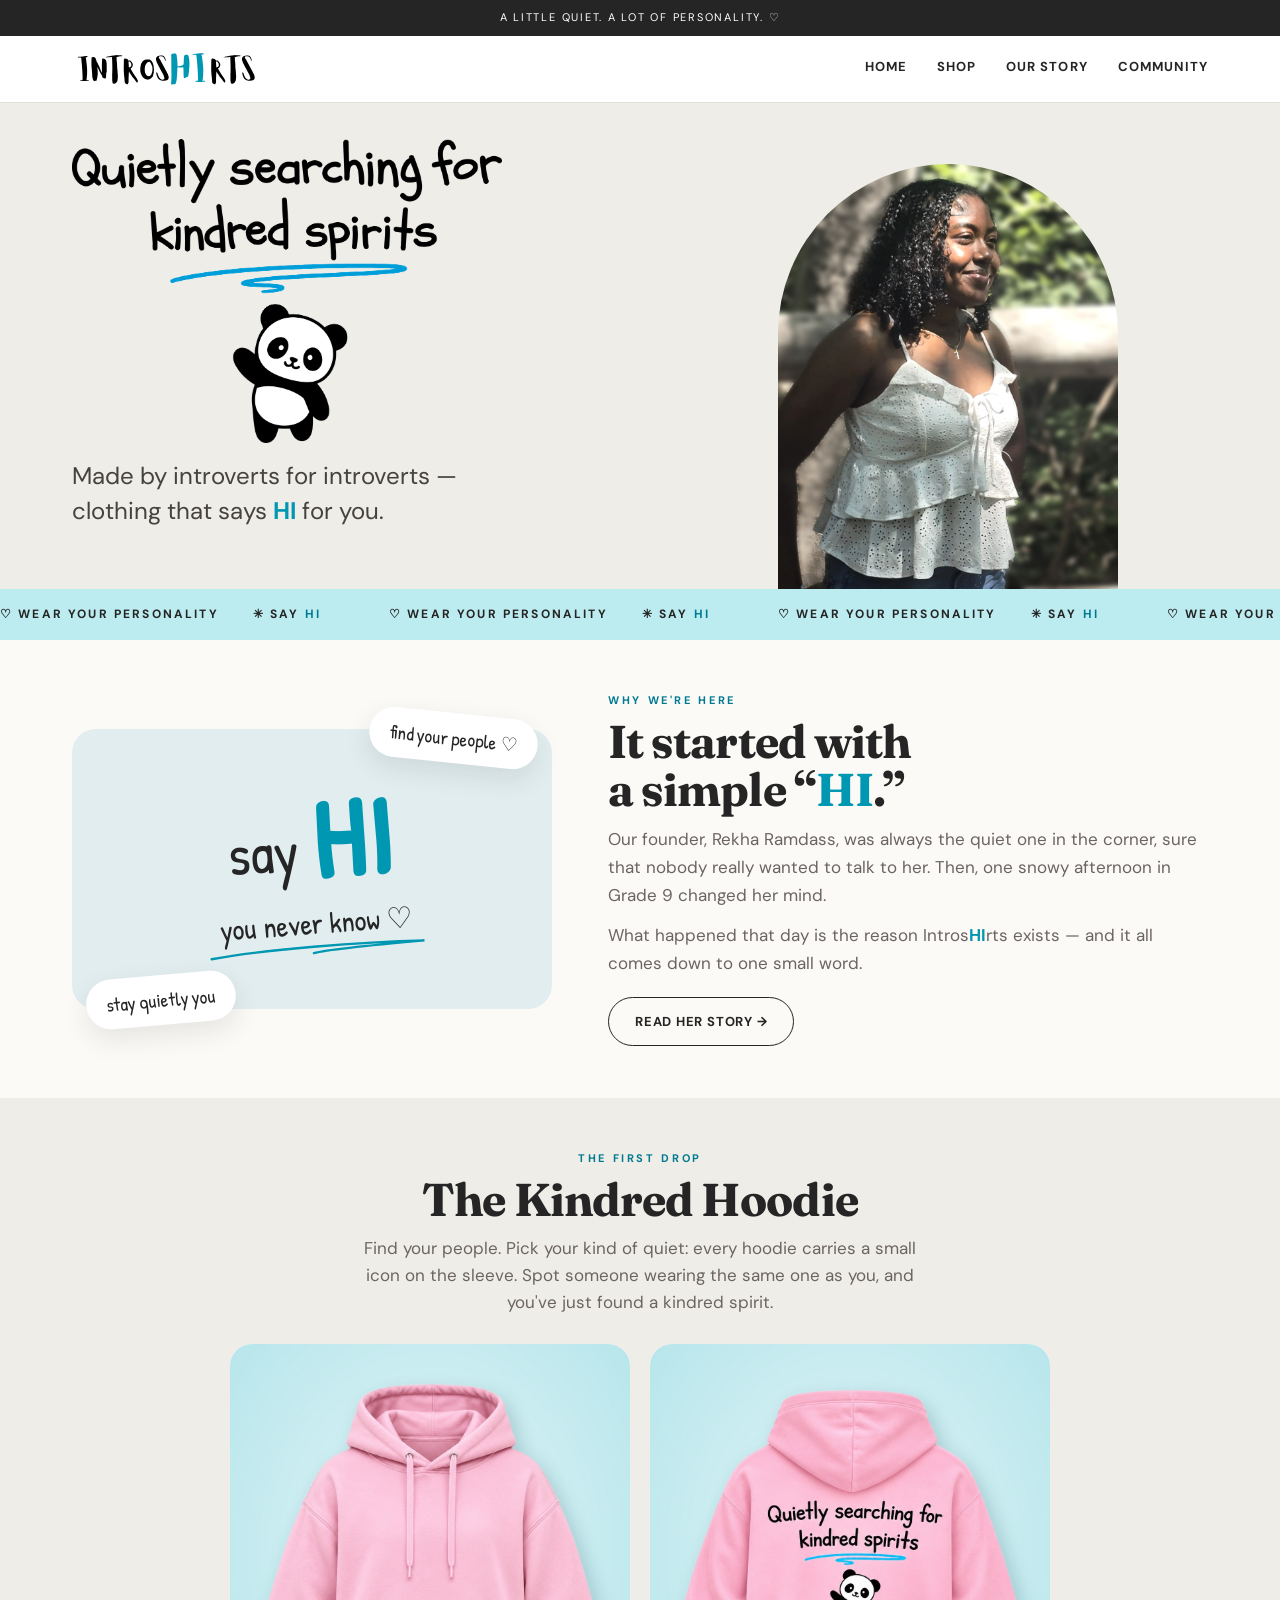
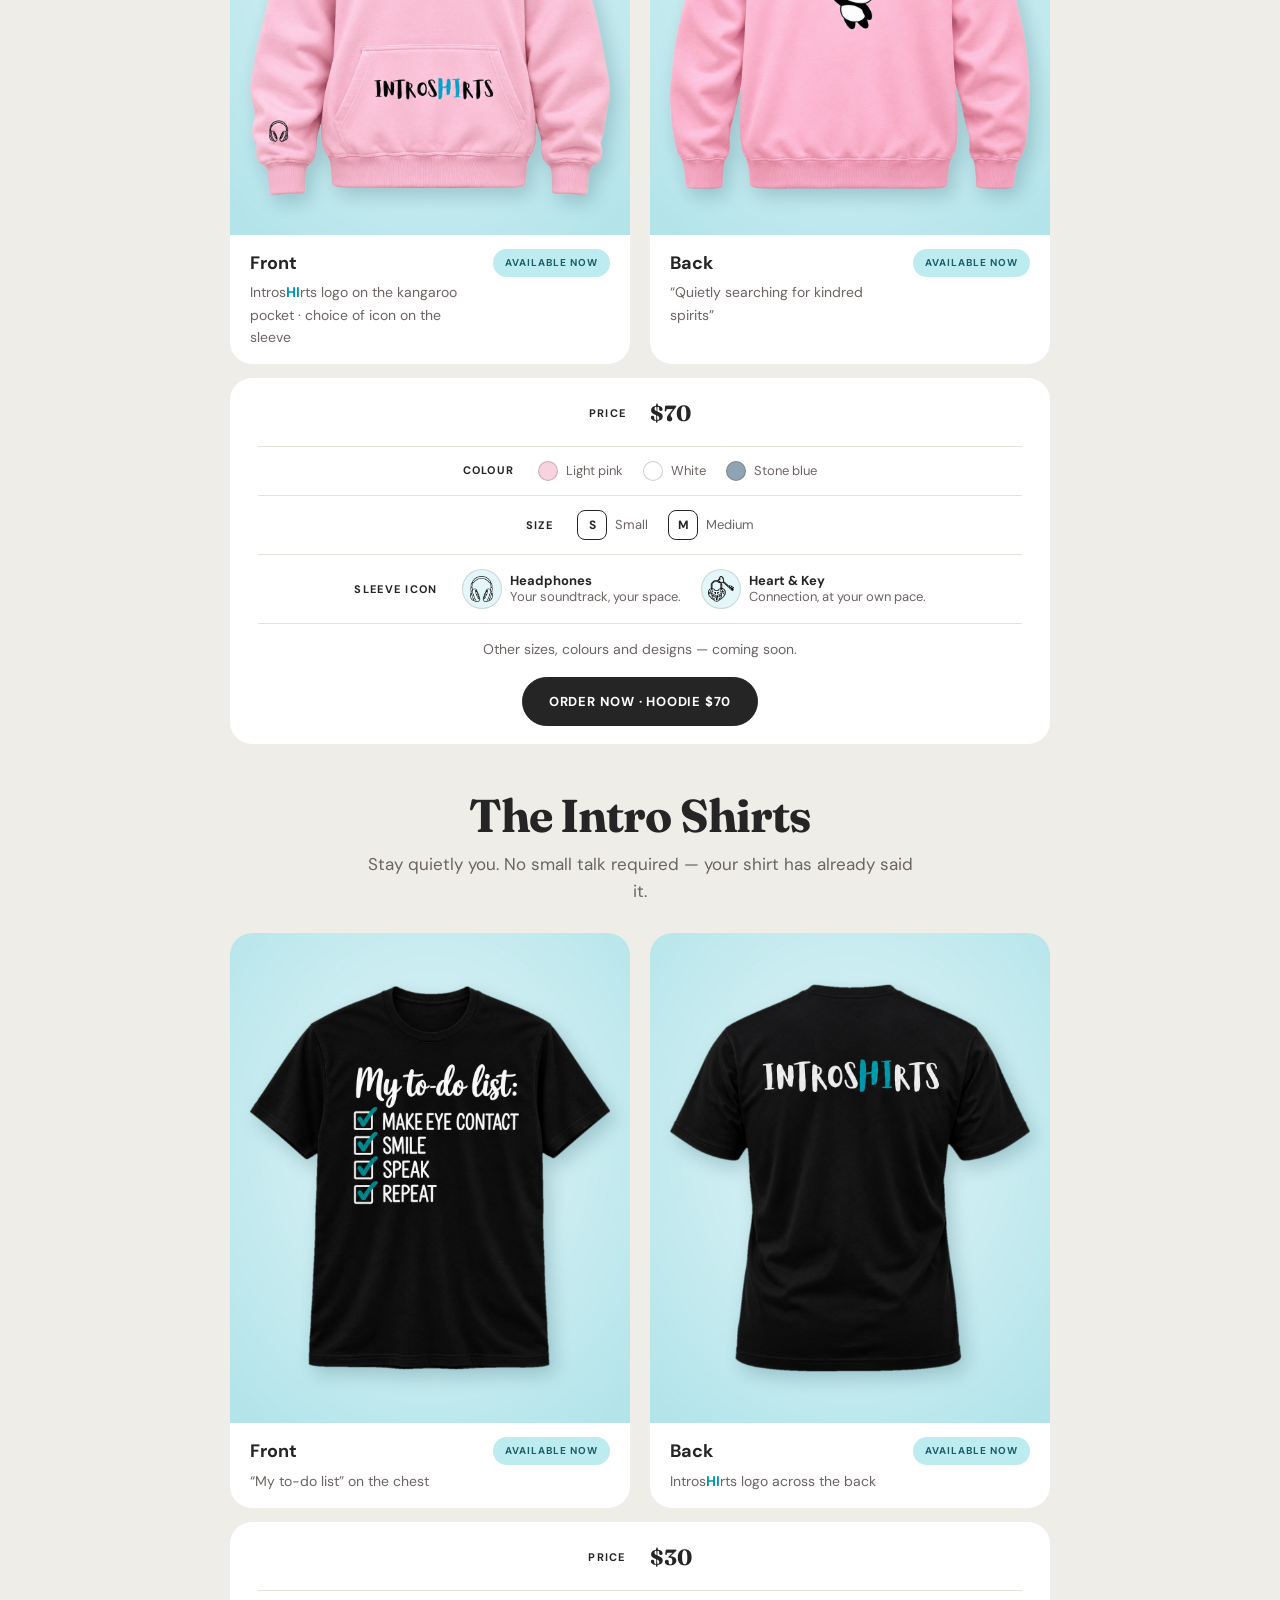
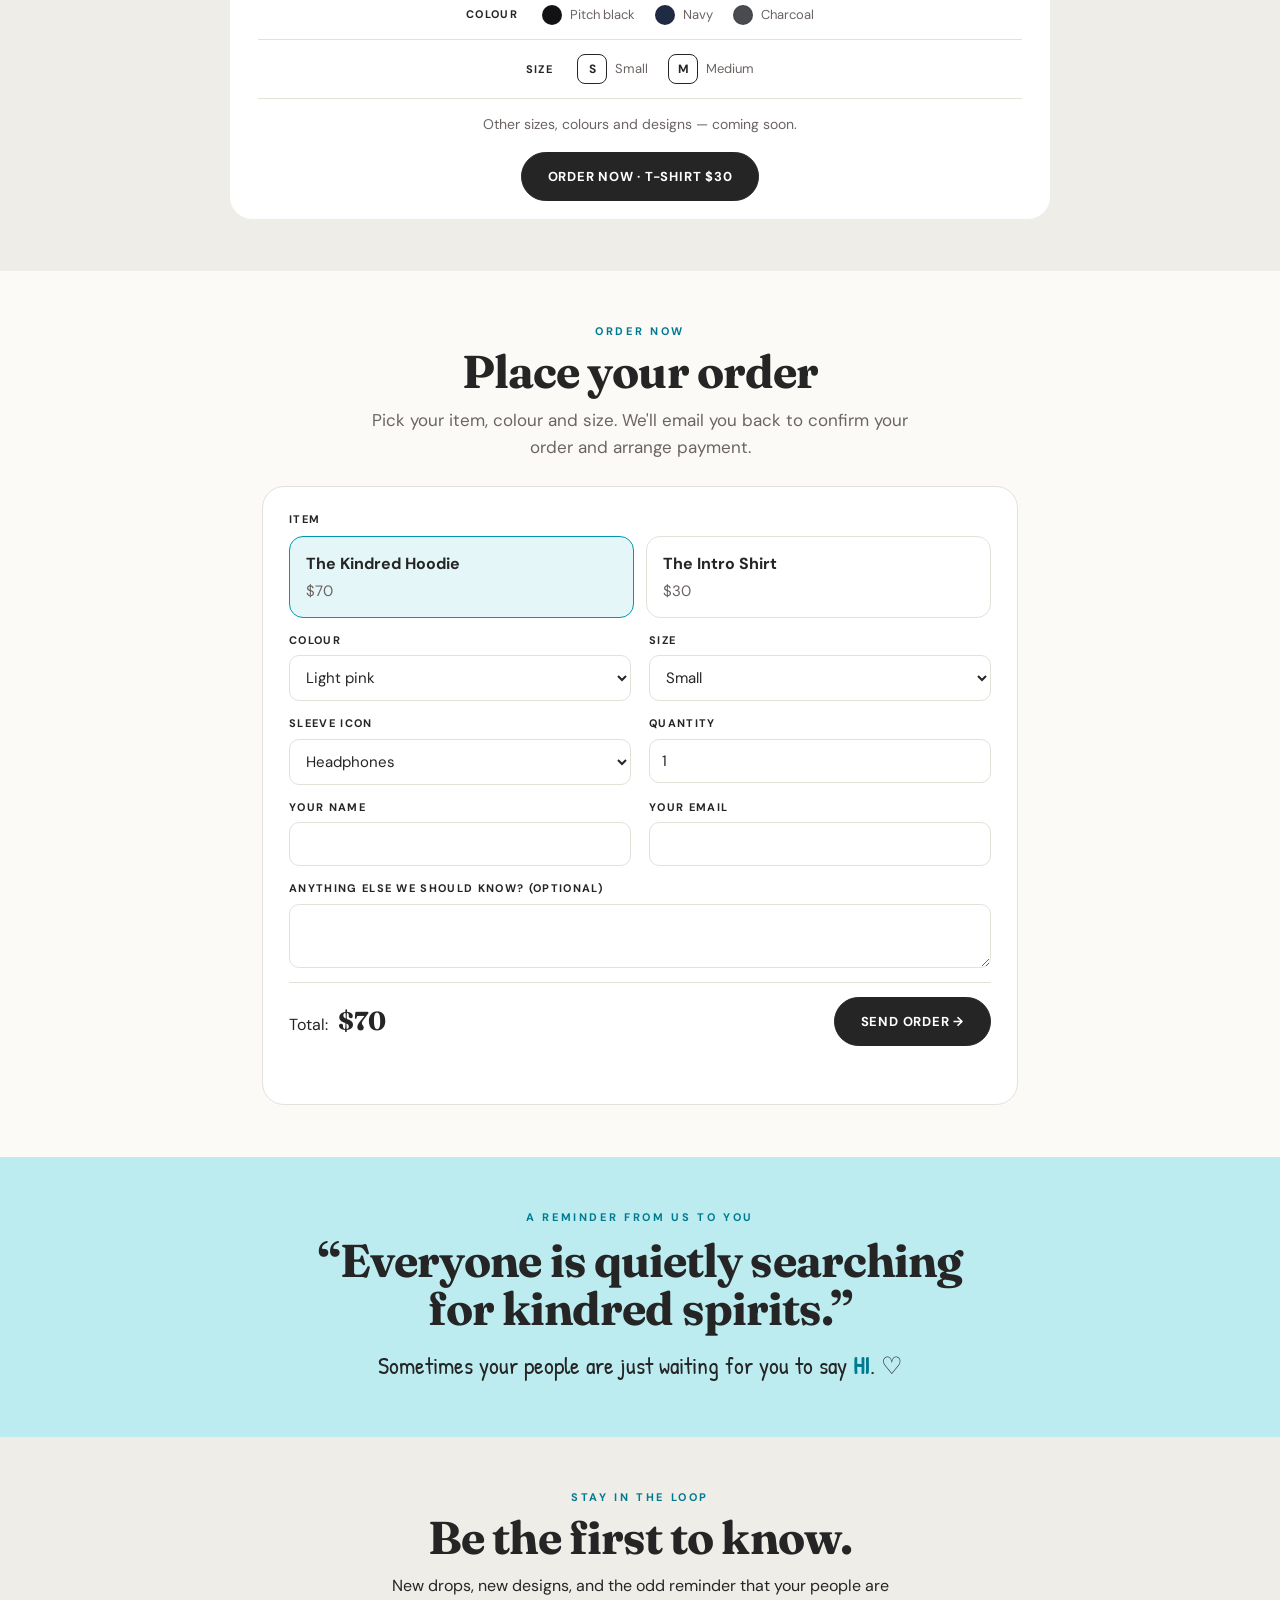
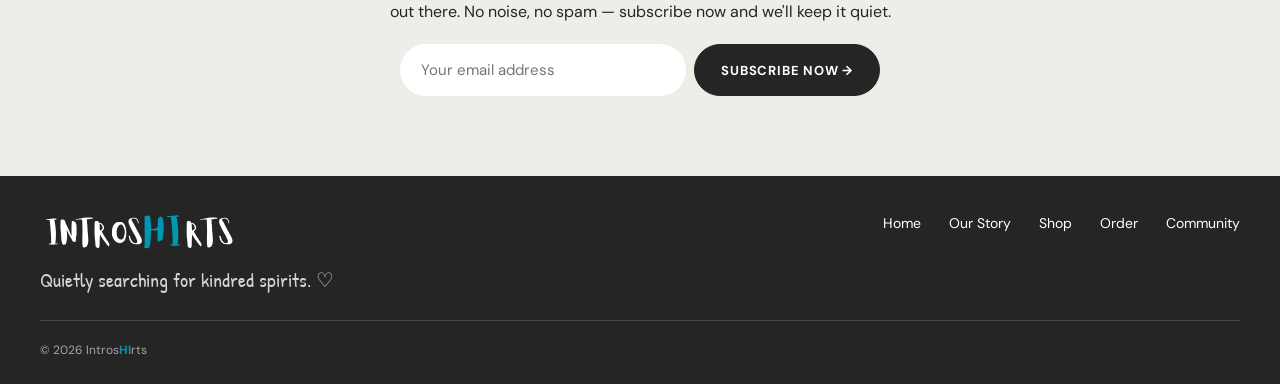
<file: index.html>
<!DOCTYPE html>
<html lang="en">
<head>
<meta charset="utf-8">
<meta name="viewport" content="width=device-width, initial-scale=1">
<title>IntrosHIrts — Quietly searching for kindred spirits</title>
<meta name="description" content="IntrosHIrts: apparel with built-in conversation starters, made for introverts quietly searching for kindred spirits.">
<link rel="icon" href="assets/favicon.svg" type="image/svg+xml">
<link rel="stylesheet" href="styles.css">
</head>
<body>

<div class="announcement" id="top">A little quiet. A lot of personality. ♡</div>

<header class="site">
  <div class="nav">
    <a class="logo" href="#top" aria-label="IntrosHIrts home"><img src="assets/logo.svg" alt="IntrosHIrts"></a>
    <nav class="navlinks" aria-label="Main">
      <a href="#top">Home</a>
      <a href="#shop">Shop</a>
      <a href="story.html">Our Story</a>
      <a href="#community">Community</a>
    </nav>
  </div>
</header>

<main>

<section class="hero">
  <div class="hero-inner">
    <div class="hero-copy">
      <h1><img src="assets/panda.png" alt="Quietly searching for kindred spirits" width="1300" height="921"></h1>
      <p>Made by introverts for introverts — clothing that says <span class="hi">HI</span> for you.</p>
    </div>
    <div class="hero-visual">
      <img src="assets/hero.jpg" alt="IntrosHIrts founder Rekha Ramdass smiling, outdoors among green trees" width="960" height="1200">
    </div>
  </div>
</section>

<div class="marquee" aria-hidden="true">
  <div class="marquee-track">
    <span>♡ Wear your personality</span><span>✳ Say <span class="hi">HI</span></span>
    <span>♡ Wear your personality</span><span>✳ Say <span class="hi">HI</span></span>
    <span>♡ Wear your personality</span><span>✳ Say <span class="hi">HI</span></span>
    <span>♡ Wear your personality</span><span>✳ Say <span class="hi">HI</span></span>
    <span>♡ Wear your personality</span><span>✳ Say <span class="hi">HI</span></span>
    <span>♡ Wear your personality</span><span>✳ Say <span class="hi">HI</span></span>
    <span>♡ Wear your personality</span><span>✳ Say <span class="hi">HI</span></span>
    <span>♡ Wear your personality</span><span>✳ Say <span class="hi">HI</span></span>
  </div>
</div>

<section class="wrap story-teaser">
  <div class="story-art">
    <p class="say-hi">say <span class="hi">HI</span><span class="say-hi-sub">you never know ♡</span></p>
    <span class="bubble one">find your people ♡</span>
    <span class="bubble two">stay quietly you</span>
  </div>
  <div>
    <span class="tag-label">Why we're here</span>
    <h2 class="section-title">It started with a simple “<span class="hi">HI</span>.”</h2>
    <p>Our founder, Rekha Ramdass, was always the quiet one in the corner, sure that nobody really wanted to talk to her. Then, one snowy afternoon in Grade 9 changed her mind.</p>
    <p>What happened that day is the reason Intros<span class="hi">HI</span>rts exists — and it all comes down to one small word.</p>
    <div class="buttons"><a class="btn outline" href="story.html">Read her story →</a></div>
  </div>
</section>

<section class="products" id="shop">
  <div class="wrap">
    <div class="center">
      <span class="tag-label">The first drop</span>
      <h2 class="section-title">The Kindred Hoodie</h2>
      <p class="lede">Find your people. Pick your kind of quiet: every hoodie carries a small icon on the sleeve. Spot someone wearing the same one as you, and you've just found a kindred spirit.</p>
    </div>
    <div class="products-grid">
      <article class="product-card">
        <img src="assets/hoodie-front.jpg" alt="Front of the light pink Kindred Hoodie with the IntrosHIrts logo on the kangaroo pocket and a headphones icon on the sleeve" width="1152" height="1412" loading="lazy">
        <div class="product-meta">
          <div><h3>Front</h3><p>Intros<span class="hi">HI</span>rts logo on the kangaroo pocket · choice of icon on the sleeve</p></div>
          <span class="pill">Available now</span>
        </div>
      </article>
      <article class="product-card">
        <img src="assets/hoodie-back.jpg" alt="Back of the pink Kindred Hoodie reading Quietly searching for kindred spirits, with a waving panda" width="1152" height="1412" loading="lazy">
        <div class="product-meta">
          <div><h3>Back</h3><p>“Quietly searching for kindred spirits”</p></div>
          <span class="pill">Available now</span>
        </div>
      </article>
    </div>
    <div class="options-bar">
      <ul class="swatches" aria-label="Price"><li class="opt-label">Price</li><li class="price">$70</li></ul>
      <ul class="swatches" aria-label="Colours"><li class="opt-label">Colour</li><li><span class="dot" style="background:#f6d3de"></span>Light pink</li><li><span class="dot" style="background:#ffffff"></span>White</li><li><span class="dot" style="background:#8fa3b3"></span>Stone blue</li></ul>
      <ul class="swatches" aria-label="Sizes"><li class="opt-label">Size</li><li><span class="size-chip">S</span>Small</li><li><span class="size-chip">M</span>Medium</li></ul>
      <ul class="swatches icons" aria-label="Sleeve icon options"><li class="opt-label">Sleeve icon</li><li><span class="icon-chip"><img src="assets/headphones.png" alt="" loading="lazy"></span><span class="icon-text"><b>Headphones</b>Your soundtrack, your space.</span></li><li><span class="icon-chip"><img src="assets/lock.png" alt="" loading="lazy"></span><span class="icon-text"><b>Heart &amp; Key</b>Connection, at your own pace.</span></li></ul>
      <p class="enquire">Other sizes, colours and designs — coming soon.</p>
      <a class="btn order-btn" href="#order" data-item="hoodie">Order now · Hoodie $70</a>
    </div>

    <div class="center shop-block">
      <h2 class="section-title">The Intro Shirts</h2>
      <p class="lede">Stay quietly you. No small talk required — your shirt has already said it.</p>
    </div>
    <div class="products-grid">
      <article class="product-card">
        <img src="assets/tee-front.jpg" alt="Front of a black Intro Shirt with the My to-do list design on the chest" width="1152" height="1412" loading="lazy">
        <div class="product-meta">
          <div><h3>Front</h3><p>“My to-do list” on the chest</p></div>
          <span class="pill">Available now</span>
        </div>
      </article>
      <article class="product-card">
        <img src="assets/tee-back.jpg" alt="Back of a black Intro Shirt with the IntrosHIrts logo across the shoulders" width="1152" height="1412" loading="lazy">
        <div class="product-meta">
          <div><h3>Back</h3><p>Intros<span class="hi">HI</span>rts logo across the back</p></div>
          <span class="pill">Available now</span>
        </div>
      </article>
    </div>
    <div class="options-bar">
      <ul class="swatches" aria-label="Price"><li class="opt-label">Price</li><li class="price">$30</li></ul>
      <ul class="swatches" aria-label="Colours"><li class="opt-label">Colour</li><li><span class="dot" style="background:#121214"></span>Pitch black</li><li><span class="dot" style="background:#1f2a44"></span>Navy</li><li><span class="dot" style="background:#4a4b50"></span>Charcoal</li></ul>
      <ul class="swatches" aria-label="Sizes"><li class="opt-label">Size</li><li><span class="size-chip">S</span>Small</li><li><span class="size-chip">M</span>Medium</li></ul>
      <p class="enquire">Other sizes, colours and designs — coming soon.</p>
      <a class="btn order-btn" href="#order" data-item="tee">Order now · T-shirt $30</a>
    </div>
  </div>
</section>

<section class="order" id="order">
  <div class="order-inner">
    <div class="center">
      <span class="tag-label">Order now</span>
      <h2 class="section-title">Place your order</h2>
      <p class="lede">Pick your item, colour and size. We'll email you back to confirm your order and arrange payment.</p>
    </div>
    <form class="order-form" id="order-form" action="https://formsubmit.co/ritchie.ramdass@outlook.com" method="POST">
      <input type="hidden" name="_subject" value="New IntrosHIrts order">
      <input type="hidden" name="_template" value="table">
      <input type="text" name="_honey" class="honey" tabindex="-1" autocomplete="off" aria-hidden="true">
      <input type="hidden" name="Total" id="o-total-field" value="$70">

      <fieldset class="item-pick">
        <legend>Item</legend>
        <label><input type="radio" name="Item" value="The Kindred Hoodie ($70)" data-item="hoodie" checked><span><b>The Kindred Hoodie</b>$70</span></label>
        <label><input type="radio" name="Item" value="The Intro Shirt ($30)" data-item="tee"><span><b>The Intro Shirt</b>$30</span></label>
      </fieldset>

      <label class="field">Colour
        <select name="Colour" id="o-colour" required></select>
      </label>
      <label class="field">Size
        <select name="Size" id="o-size" required><option>Small</option><option>Medium</option></select>
      </label>
      <label class="field" id="o-icon-wrap">Sleeve icon
        <select name="Sleeve icon" id="o-icon"><option>Headphones</option><option>Heart &amp; Key</option></select>
      </label>
      <label class="field">Quantity
        <input type="number" name="Quantity" id="o-qty" min="1" max="10" value="1" required>
      </label>
      <label class="field">Your name
        <input type="text" name="Name" autocomplete="name" required>
      </label>
      <label class="field">Your email
        <input type="email" name="email" autocomplete="email" required>
      </label>
      <label class="field wide">Anything else we should know? (optional)
        <textarea name="Notes" rows="2"></textarea>
      </label>

      <div class="order-foot">
        <p class="order-total">Total: <b id="o-total">$70</b></p>
        <button class="btn" type="submit">Send order →</button>
      </div>
      <div class="form-msg" id="order-msg" role="status"></div>
    </form>
  </div>
</section>

<section class="quote-band">
  <span class="tag-label">A reminder from us to you</span>
  <h2>“Everyone is quietly searching for kindred spirits.”</h2>
  <p>Sometimes your people are just waiting for you to say <span class="hi">HI</span>. ♡</p>
</section>

<section class="newsletter" id="community">
  <span class="tag-label">Stay in the loop</span>
  <h2>Be the first to know.</h2>
  <p>New drops, new designs, and the odd reminder that your people are out there. No noise, no spam — subscribe now and we'll keep it quiet.</p>
  <form class="email-form" id="signup" action="https://formsubmit.co/ritchie.ramdass@outlook.com" method="POST">
    <input type="hidden" name="_subject" value="New IntrosHIrts subscriber">
    <input type="hidden" name="Request" value="Please add me to the IntrosHIrts mailing list">
    <input type="text" name="_honey" class="honey" tabindex="-1" autocomplete="off" aria-hidden="true">
    <input type="email" name="email" aria-label="Email address" placeholder="Your email address" autocomplete="email" required>
    <button class="btn" type="submit">Subscribe now →</button>
  </form>
  <div class="form-msg" id="signup-msg" role="status"></div>
</section>

</main>

<footer class="site">
  <div class="footer-inner">
    <div>
      <img src="assets/logo-white.svg" alt="IntrosHIrts">
      <p>Quietly searching for kindred spirits. ♡</p>
    </div>
    <nav class="footer-links" aria-label="Footer">
      <a href="#top">Home</a>
      <a href="story.html">Our Story</a>
      <a href="#shop">Shop</a>
      <a href="#order">Order</a>
      <a href="#community">Community</a>
    </nav>
  </div>
  <div class="footer-bottom">© 2026 Intros<span class="hi">HI</span>rts</div>
</footer>

<script>
(function () {
  var EMAIL = 'ritchie.ramdass@outlook.com';
  var ENDPOINT = 'https://formsubmit.co/ajax/' + EMAIL;
  var PRICES = { hoodie: 70, tee: 30 };
  var COLOURS = { hoodie: ['Light pink', 'White', 'Stone blue'], tee: ['Pitch black', 'Navy', 'Charcoal'] };

  var form = document.getElementById('order-form');
  var colour = document.getElementById('o-colour');
  var iconWrap = document.getElementById('o-icon-wrap');
  var icon = document.getElementById('o-icon');
  var qty = document.getElementById('o-qty');
  var totalText = document.getElementById('o-total');
  var totalField = document.getElementById('o-total-field');

  function currentItem() {
    return form.querySelector('input[name="Item"]:checked').getAttribute('data-item');
  }
  function refresh() {
    var item = currentItem();
    colour.innerHTML = '';
    COLOURS[item].forEach(function (c) {
      var o = document.createElement('option'); o.textContent = c; colour.appendChild(o);
    });
    iconWrap.hidden = item !== 'hoodie';
    icon.disabled = item !== 'hoodie';
    total();
  }
  function total() {
    var n = Math.max(1, Math.min(10, parseInt(qty.value, 10) || 1));
    var t = '$' + PRICES[currentItem()] * n;
    totalText.textContent = t; totalField.value = t;
  }
  form.querySelectorAll('input[name="Item"]').forEach(function (r) { r.addEventListener('change', refresh); });
  qty.addEventListener('input', total);
  document.querySelectorAll('.order-btn').forEach(function (b) {
    b.addEventListener('click', function () {
      form.querySelector('input[data-item="' + b.getAttribute('data-item') + '"]').checked = true;
      refresh();
    });
  });
  refresh();

  function collect(f) {
    var data = {};
    new FormData(f).forEach(function (v, k) { if (k !== '_honey') data[k] = v; });
    return data;
  }
  function send(f, msg, okText, mailSubject) {
    f.addEventListener('submit', function (e) {
      e.preventDefault();
      if (f.querySelector('.honey').value) return;
      var data = collect(f);
      var btn = f.querySelector('button[type="submit"]');
      btn.disabled = true; msg.textContent = 'Sending…';
      function fail() {
        var lines = Object.keys(data).filter(function (k) { return k.charAt(0) !== '_'; })
          .map(function (k) { return k + ': ' + data[k]; }).join('\n');
        var href = 'mailto:' + EMAIL + '?subject=' + encodeURIComponent(mailSubject) + '&body=' + encodeURIComponent(lines);
        msg.innerHTML = 'Sorry, that didn\u2019t send. Please email us instead: <a href="' + href + '">' + EMAIL + '</a>';
        btn.disabled = false;
      }
      fetch(ENDPOINT, {
        method: 'POST',
        headers: { 'Content-Type': 'application/json', 'Accept': 'application/json' },
        body: JSON.stringify(data)
      }).then(function (r) { return r.json(); }).then(function (j) {
        if (j && String(j.success) === 'true') { msg.textContent = okText; f.reset(); if (f === form) refresh(); btn.disabled = false; }
        else fail();
      }).catch(fail);
    });
  }
  send(form, document.getElementById('order-msg'), 'Thank you! Your order is in. We\u2019ll email you shortly to confirm.', 'IntrosHIrts order');
  send(document.getElementById('signup'), document.getElementById('signup-msg'), 'You\u2019re subscribed. Thank you!', 'IntrosHIrts subscribe');
})();
</script>
</body>
</html>
</file>
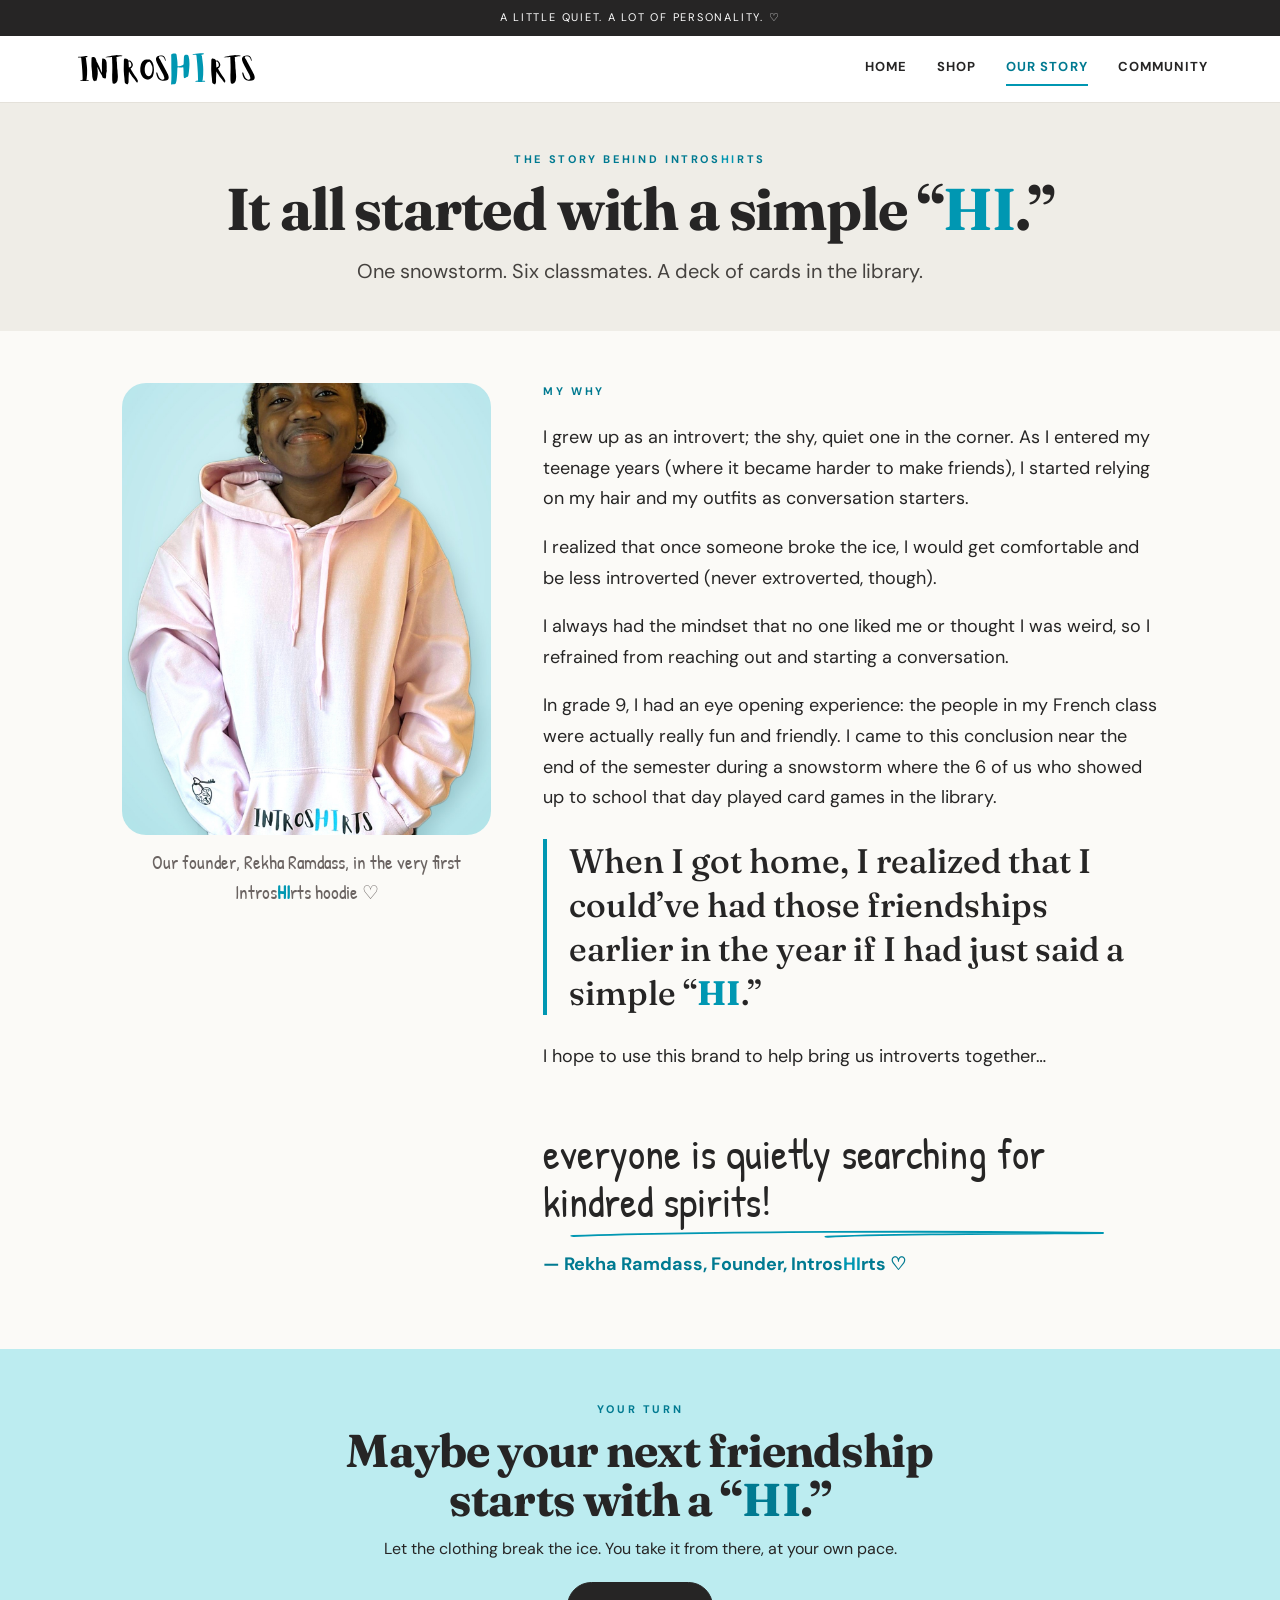
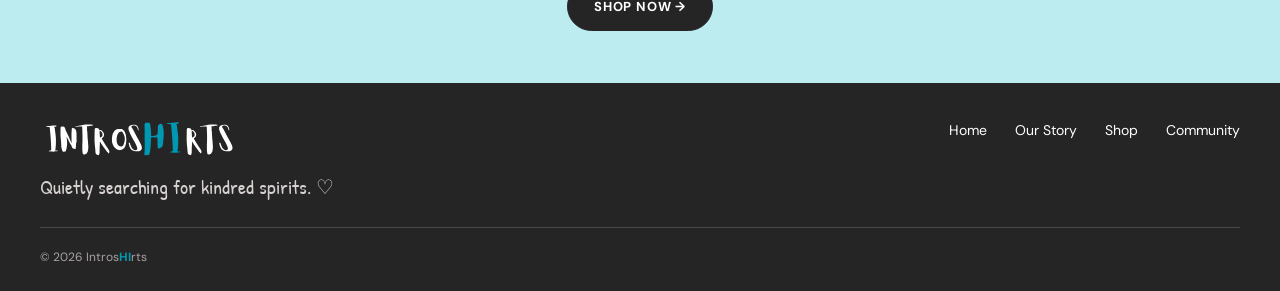
<file: story.html>
<!DOCTYPE html>
<html lang="en">
<head>
<meta charset="utf-8">
<meta name="viewport" content="width=device-width, initial-scale=1">
<title>Our Story — IntrosHIrts</title>
<meta name="description" content="The story behind IntrosHIrts: one snowstorm, six classmates, and the realization that friendship can start with a simple HI.">
<link rel="icon" href="assets/favicon.svg" type="image/svg+xml">
<link rel="stylesheet" href="styles.css">
</head>
<body>

<div class="announcement">A little quiet. A lot of personality. ♡</div>

<header class="site">
  <div class="nav">
    <a class="logo" href="index.html" aria-label="IntrosHIrts home"><img src="assets/logo.svg" alt="IntrosHIrts"></a>
    <nav class="navlinks" aria-label="Main">
      <a href="index.html">Home</a>
      <a href="index.html#shop">Shop</a>
      <a class="active" href="story.html" aria-current="page">Our Story</a>
      <a href="index.html#community">Community</a>
    </nav>
  </div>
</header>

<main>

<section class="story-hero">
  <span class="tag-label">The story behind Intros<span class="hi">HI</span>rts</span>
  <h1>It all started with a simple “<span class="hi">HI</span>.”</h1>
  <p>One snowstorm. Six classmates. A deck of cards in the library.</p>
</section>

<div class="story-layout">
  <div class="story-photo">
    <figure>
      <img src="assets/founder.jpg" alt="IntrosHIrts founder Rekha Ramdass smiling in the pink Kindred Hoodie" width="1152" height="1412">
      <figcaption>Our founder, Rekha Ramdass, in the very first Intros<span class="hi">HI</span>rts hoodie ♡</figcaption>
    </figure>
  </div>

  <article class="story-body">
    <span class="tag-label" style="margin-bottom:22px">My why</span>
    <p>I grew up as an introvert; the shy, quiet one in the corner. As I entered my teenage years (where it became harder to make friends), I started relying on my hair and my outfits as conversation starters.</p>
    <p>I realized that once someone broke the ice, I would get comfortable and be less introverted (never extroverted, though).</p>
    <p>I always had the mindset that no one liked me or thought I was weird, so I refrained from reaching out and starting a conversation.</p>
    <p>In grade 9, I had an eye opening experience: the people in my French class were actually really fun and friendly. I came to this conclusion near the end of the semester during a snowstorm where the 6 of us who showed up to school that day played card games in the library.</p>
    <p class="big">When I got home, I realized that I could’ve had those friendships earlier in the year if I had just said a simple “<span class="hi">HI</span>.”</p>
    <p>I hope to use this brand to help bring us introverts together…</p>
    <p class="closing slogan">everyone is quietly searching for kindred spirits!</p>
    <p class="signature">— Rekha Ramdass, Founder, Intros<span class="hi">HI</span>rts ♡</p>
  </article>
</div>

<section class="cta">
  <span class="tag-label">Your turn</span>
  <h2>Maybe your next friendship starts with a “<span class="hi">HI</span>.”</h2>
  <p>Let the clothing break the ice. You take it from there, at your own pace.</p>
  <a class="btn" href="index.html#shop">Shop Now →</a>
</section>

</main>

<footer class="site">
  <div class="footer-inner">
    <div>
      <img src="assets/logo-white.svg" alt="IntrosHIrts">
      <p>Quietly searching for kindred spirits. ♡</p>
    </div>
    <nav class="footer-links" aria-label="Footer">
      <a href="index.html">Home</a>
      <a href="story.html">Our Story</a>
      <a href="index.html#shop">Shop</a>
      <a href="index.html#community">Community</a>
    </nav>
  </div>
  <div class="footer-bottom">© 2026 Intros<span class="hi">HI</span>rts</div>
</footer>

</body>
</html>
</file>
<file: styles.css>
/* Introshirts — shared styles for index.html and story.html */
@import url('https://fonts.googleapis.com/css2?family=DM+Sans:wght@400;500;700&family=Fraunces:opsz,wght@9..144,500;9..144,700&family=Patrick+Hand&display=swap');

:root {
  --ink: #262525;
  --muted: #6b6462;
  --cream: #fbfaf7;
  --stone: #efede7;
  --mist: #e1edef;
  --aqua: #bcecf0;
  --aqua-pale: #e4f6f8;
  --teal: #0097b2;        /* the "HI" teal from the logo */
  --teal-deep: #007a91;   /* small text on light backgrounds */
  --line: #e4e1da;
  --serif: 'Fraunces', Georgia, serif;
  --sans: 'DM Sans', Arial, Helvetica, sans-serif;
  --hand: 'Patrick Hand', 'Comic Sans MS', cursive;
}

* { box-sizing: border-box; }
html { scroll-behavior: smooth; }
body { margin: 0; background: var(--cream); color: var(--ink); font-family: var(--sans); line-height: 1.6; -webkit-font-smoothing: antialiased; }
img { max-width: 100%; height: auto; display: block; }
a { color: inherit; text-decoration: none; }
h1, h2, h3, p { margin-top: 0; }
h1, h2 { font-family: var(--serif); font-weight: 700; line-height: 1.06; letter-spacing: -0.02em; text-wrap: balance; }
:focus-visible { outline: 3px solid var(--teal); outline-offset: 3px; border-radius: 4px; }

/* Every "Hi" on the site wears the logo teal */
.hi { color: var(--teal); font-weight: 700; }

/* ---------- Header ---------- */
.announcement { background: var(--ink); color: #fff; text-align: center; padding: 9px 16px; font-size: 11px; letter-spacing: 0.16em; text-transform: uppercase; }
header.site { background: #fff; position: sticky; top: 0; z-index: 10; border-bottom: 1px solid var(--line); }
.nav { max-width: 1200px; margin: auto; display: flex; align-items: center; justify-content: space-between; gap: 24px; padding: 14px 32px; }
.nav .logo img { height: 38px; width: auto; }
.navlinks { display: flex; gap: 30px; font-size: 13px; font-weight: 700; letter-spacing: 0.08em; text-transform: uppercase; }
.navlinks a { white-space: nowrap; padding: 6px 0; border-bottom: 2px solid transparent; }
.navlinks a:hover, .navlinks a.active { border-color: var(--teal); color: var(--teal-deep); }

/* ---------- Buttons & labels ---------- */
.btn { display: inline-flex; align-items: center; justify-content: center; gap: 6px; padding: 15px 26px; border-radius: 999px; border: 1.5px solid var(--ink); background: var(--ink); color: #fff; font: 700 13px var(--sans); letter-spacing: 0.06em; text-transform: uppercase; cursor: pointer; transition: transform .2s, background .2s; }
.btn:hover { transform: translateY(-2px); background: var(--teal-deep); border-color: var(--teal-deep); }
.btn.light { background: #fff; color: var(--ink); border-color: #fff; }
.btn.outline { background: transparent; color: var(--ink); }
.btn.light:hover, .btn.outline:hover { background: var(--ink); color: #fff; border-color: var(--ink); }
.buttons { display: flex; gap: 12px; flex-wrap: wrap; margin-top: 20px; }
.tag-label { display: block; font-size: 11px; font-weight: 700; letter-spacing: 0.24em; text-transform: uppercase; color: var(--teal-deep); }
.section-title { font-size: clamp(30px, 3.8vw, 46px); margin: 8px 0 10px; }
.wrap { max-width: 1200px; margin: auto; padding: 52px 32px; }
.center { text-align: center; }
.lede { font-size: 17px; margin-bottom: 0; color: var(--muted); max-width: 560px; }
.center .lede { margin-left: auto; margin-right: auto; }
.note { font-size: 12px; color: var(--muted); margin: 22px 0 0; }

/* ---------- Hero ---------- */
.hero { background: var(--stone); overflow: hidden; }
.hero-inner { max-width: 1200px; margin: auto; display: grid; grid-template-columns: 1.05fr .95fr; gap: 40px; align-items: center; padding: 36px 32px 0; }
.hero-copy { padding-bottom: 36px; }
.hero h1 { margin: 0 0 16px; }
.hero h1 img { width: min(100%, 430px); }
.hero p { font-size: clamp(20px, 2vw, 24px); line-height: 1.45; max-width: 470px; color: #45423f; }
.slogan { font-family: var(--hand); font-size: 26px; line-height: 1.2; margin: 26px 0 0; display: inline-block; position: relative; padding-bottom: 12px; }
.slogan::after { content: ""; position: absolute; left: 4%; right: 8%; bottom: 0; height: 9px; background: no-repeat center/100% 100% url("data:image/svg+xml,%3Csvg xmlns='http://www.w3.org/2000/svg' viewBox='0 0 200 12' preserveAspectRatio='none'%3E%3Cpath d='M2 8 C50 2 140 1 198 4 C150 5 110 6 96 9' fill='none' stroke='%230097b2' stroke-width='2.4' stroke-linecap='round'/%3E%3C/svg%3E"); }
.hero-visual { position: relative; align-self: end; width: min(100%, 340px); justify-self: center; }
.hero-visual img { width: 100%; aspect-ratio: 4 / 5; object-fit: cover; border-radius: 300px 300px 0 0; }

/* ---------- Marquee ---------- */
.marquee { background: var(--aqua); overflow: hidden; padding: 16px 0; font-size: 12px; font-weight: 700; letter-spacing: 0.18em; text-transform: uppercase; white-space: nowrap; }
.marquee-track { display: inline-flex; animation: slide 36s linear infinite; }
.marquee-track span { padding-right: 34px; }
.marquee .hi { color: var(--teal-deep); }
@keyframes slide { to { transform: translateX(-50%); } }

/* ---------- Story teaser ---------- */
.story-teaser { display: grid; grid-template-columns: .8fr 1fr; gap: 56px; align-items: center; }
.story-teaser p { font-size: 17px; line-height: 1.65; margin-bottom: 12px; color: var(--muted); }
.story-art { position: relative; min-height: 280px; border-radius: 24px; background: var(--mist); display: grid; place-items: center; padding: 36px; }
.story-teaser .say-hi { color: var(--ink); margin: 0; text-align: center; font-family: var(--hand); font-size: clamp(44px, 4.6vw, 64px); line-height: 1; transform: rotate(-4deg); }
.say-hi .hi { font-size: 1.9em; letter-spacing: 0.02em; vertical-align: -0.08em; }
.say-hi-sub { display: block; position: relative; width: fit-content; margin: 14px auto 0; padding-bottom: 18px; font-size: 0.5em; }
.say-hi-sub::after { content: ""; position: absolute; left: -6%; right: -6%; bottom: 0; height: 12px; background: no-repeat center/100% 100% url("data:image/svg+xml,%3Csvg xmlns='http://www.w3.org/2000/svg' viewBox='0 0 200 12' preserveAspectRatio='none'%3E%3Cpath d='M2 8 C50 2 140 1 198 4 C150 5 110 6 96 9' fill='none' stroke='%230097b2' stroke-width='2.4' stroke-linecap='round'/%3E%3C/svg%3E"); }
.bubble { position: absolute; background: #fff; border-radius: 999px; padding: 10px 20px; font-family: var(--hand); font-size: 19px; box-shadow: 0 10px 26px rgba(38, 37, 37, .1); }
.bubble.one { top: -16px; right: 14px; transform: rotate(6deg); }
.bubble.two { bottom: -16px; left: 14px; transform: rotate(-5deg); }

/* ---------- Products ---------- */
.products { background: var(--stone); }
.products-grid { display: grid; grid-template-columns: 1fr 1fr; gap: 20px; margin: 28px auto 0; max-width: 820px; }
.product-card { background: #fff; border-radius: 22px; overflow: hidden; }
.product-card img { width: 100%; aspect-ratio: 1152 / 1412; object-fit: cover; object-position: 50% 100%; }
.product-meta { padding: 14px 20px 16px; display: flex; flex-wrap: wrap; justify-content: space-between; align-items: start; gap: 12px; }
.product-meta > div { flex: 1; min-width: 0; }
.options-bar { max-width: 820px; margin: 14px auto 0; background: #fff; border-radius: 22px; padding: 18px 28px; display: flex; flex-direction: column; align-items: center; gap: 14px; }
.options-bar .swatches + .swatches { width: 100%; justify-content: center; padding-top: 14px; border-top: 1px solid var(--line); }
.icon-text { display: flex; flex-direction: column; line-height: 1.3; }
.icon-text b { color: var(--ink); }
.size-chip { min-width: 30px; height: 30px; padding: 0 6px; border-radius: 8px; border: 1.5px solid var(--ink); display: grid; place-items: center; font-weight: 700; font-size: 12px; color: var(--ink); }
.swatches .now { color: var(--teal-deep); font-weight: 700; }
.options-bar .enquire { width: 100%; margin: 0; padding-top: 14px; border-top: 1px solid var(--line); text-align: center; font-size: 14px; color: var(--muted); }
.swatches { list-style: none; margin: 0; padding: 0; display: flex; align-items: center; flex-wrap: wrap; gap: 8px 20px; font-size: 13px; color: var(--muted); }
.swatches li { display: inline-flex; align-items: center; gap: 8px; }
.swatches .opt-label { flex: none; margin-right: 4px; font-size: 11px; font-weight: 700; letter-spacing: 0.12em; text-transform: uppercase; color: var(--ink); }
.icon-chip { width: 40px; height: 40px; border-radius: 50%; background: var(--aqua-pale); border: 1px solid rgba(38, 37, 37, .14); display: grid; place-items: center; }
.icon-chip img { width: 26px; height: 26px; aspect-ratio: auto; object-fit: contain; }
.product-card { display: flex; flex-direction: column; }
.product-meta { flex: 1; align-content: start; }
.swatches .dot { width: 20px; height: 20px; border-radius: 50%; border: 1px solid rgba(38, 37, 37, .22); }
.product-meta h3 { margin: 0 0 4px; font-size: 18px; }
.product-meta p { margin: 0; font-size: 14px; color: var(--muted); }
.pill { flex: none; background: var(--aqua); color: #1d5d68; border-radius: 999px; padding: 6px 12px; font-size: 10px; font-weight: 700; letter-spacing: 0.1em; text-transform: uppercase; }

.shop-block { margin-top: 48px; }

/* ---------- Designs ---------- */
.design-grid { display: grid; grid-template-columns: repeat(4, 1fr); gap: 18px; margin-top: 44px; }
.design { text-align: left; }
.icon-pick { margin-top: 30px; }
.pick-note { font-size: 14px; color: var(--muted); margin: 0; }
.icon-pick .design h3 { font-size: 14px; margin: 10px 2px 0; text-align: center; }
.icon-pick .design p { display: none; }
.icon-pick .design .art { padding: 16px; border-radius: 16px; }
.pick-title { font-family: var(--serif); font-size: 22px; line-height: 1.1; letter-spacing: -0.01em; margin: 8px 0 6px; }
.design-grid.two { grid-template-columns: repeat(2, 120px); justify-content: center; gap: 16px; margin-top: 18px; }
.design .art { aspect-ratio: 1; border-radius: 20px; display: grid; place-items: center; padding: 26px; background: var(--mist); transition: transform .25s; }
.design:hover .art { transform: translateY(-4px) rotate(-1deg); }
.design .art { overflow: hidden; }
.design .art img { width: 100%; height: 100%; min-height: 0; object-fit: contain; }
.design.aqua .art { background: var(--aqua); }
.design.dark .art { background: #2f2d33; }
.design.cream .art { background: #fff; border: 1px solid var(--line); }
.design h3 { margin: 16px 4px 2px; font-size: 18px; }
.design p { margin: 0 4px; font-size: 14px; color: var(--muted); }

/* ---------- Quote band ---------- */
.quote-band { background: var(--aqua); text-align: center; padding: 52px 24px; }
.quote-band h2 { font-size: clamp(28px, 3.8vw, 46px); max-width: 820px; margin: 10px auto 12px; }
.quote-band p { font-family: var(--hand); font-size: 24px; margin: 0; }
.quote-band .hi, .newsletter .hi { color: var(--teal-deep); }

/* ---------- Values ---------- */
.values { display: grid; grid-template-columns: repeat(3, 1fr); gap: 16px; margin-top: 26px; text-align: left; }
.value { padding: 22px 24px; border: 1px solid var(--line); border-radius: 20px; background: #fff; }
.value .emoji { font-size: 26px; }
.value h3 { font-size: 19px; margin: 6px 0 6px; }
.value p { margin: 0; color: var(--muted); }

/* ---------- Newsletter ---------- */
.newsletter { background: var(--stone); text-align: center; padding: 52px 24px; }
.newsletter h2 { font-size: clamp(30px, 3.8vw, 46px); margin: 8px 0 10px; }
.newsletter p { max-width: 520px; margin: 0 auto; }
.email-form { display: flex; gap: 8px; max-width: 480px; margin: 20px auto 8px; }
.email-form input { flex: 1; min-width: 0; border: 1.5px solid transparent; border-radius: 999px; padding: 15px 20px; font: 400 15px var(--sans); }
.email-form input:focus { outline: none; border-color: var(--teal); }
.form-msg { min-height: 20px; font-size: 13px; color: var(--teal-deep); font-weight: 700; }

.swatches .price { font-family: var(--serif); font-size: 22px; font-weight: 700; color: var(--ink); }
.order-btn { margin-top: 2px; }

/* ---------- Order form ---------- */
.order { background: var(--cream); }
.order-inner { max-width: 820px; margin: auto; padding: 52px 32px; }
.order-form { margin-top: 24px; background: #fff; border: 1px solid var(--line); border-radius: 22px; padding: 24px 26px; display: grid; grid-template-columns: 1fr 1fr; gap: 14px 18px; }
.order-form .honey { position: absolute; left: -9999px; width: 1px; height: 1px; opacity: 0; }
.email-form .honey { position: absolute; left: -9999px; width: 1px; height: 1px; opacity: 0; }
.item-pick { grid-column: 1 / -1; border: 0; margin: 0; padding: 0; display: grid; grid-template-columns: 1fr 1fr; gap: 12px; }
.item-pick legend, .field { font-size: 11px; font-weight: 700; letter-spacing: 0.12em; text-transform: uppercase; color: var(--ink); }
.item-pick legend { padding: 0; margin-bottom: 8px; }
.item-pick label { position: relative; cursor: pointer; }
.item-pick input { position: absolute; opacity: 0; }
.item-pick span { display: flex; flex-direction: column; gap: 2px; padding: 14px 16px; border: 1.5px solid var(--line); border-radius: 14px; font-size: 15px; color: var(--muted); transition: border-color .15s, background .15s; }
.item-pick span b { color: var(--ink); font-size: 16px; }
.item-pick input:checked + span { border-color: var(--teal); background: var(--aqua-pale); }
.item-pick input:focus-visible + span { outline: 3px solid var(--teal); outline-offset: 2px; }
.field { display: flex; flex-direction: column; gap: 6px; }
.field.wide, .order-foot, .order-form .form-msg { grid-column: 1 / -1; }
.field select, .field input, .field textarea { font: 400 15px var(--sans); letter-spacing: 0; text-transform: none; color: var(--ink); background: #fff; border: 1.5px solid var(--line); border-radius: 10px; padding: 11px 12px; width: 100%; }
.field select:focus, .field input:focus, .field textarea:focus { outline: none; border-color: var(--teal); }
.field[hidden] { display: none; }
.order-foot { display: flex; align-items: center; justify-content: space-between; gap: 16px; flex-wrap: wrap; padding-top: 14px; border-top: 1px solid var(--line); }
.order-total { margin: 0; font-size: 16px; }
.order-total b { font-family: var(--serif); font-size: 26px; margin-left: 6px; }
.form-msg a { color: var(--teal-deep); text-decoration: underline; }
.btn[disabled] { opacity: .6; cursor: default; transform: none; }

/* ---------- Footer ---------- */
footer.site { background: var(--ink); color: #fff; padding: 36px 32px 24px; }
.footer-inner { max-width: 1200px; margin: auto; display: flex; justify-content: space-between; align-items: start; gap: 28px; flex-wrap: wrap; }
.footer-inner img { height: 40px; width: auto; }
.footer-inner p { font-family: var(--hand); font-size: 20px; color: #d9d2d2; margin: 12px 0 0; }
.footer-links { display: flex; gap: 28px; flex-wrap: wrap; font-size: 14px; }
.footer-links a:hover { color: var(--aqua); }
.footer-bottom { max-width: 1200px; margin: 24px auto 0; padding-top: 20px; border-top: 1px solid #4a4747; font-size: 12px; color: #a9a2a2; }

/* ---------- Story page ---------- */
.story-hero { background: var(--stone); text-align: center; padding: 48px 24px 44px; }
.story-hero h1 { font-size: clamp(36px, 4.6vw, 60px); max-width: 880px; margin: 10px auto 14px; }
.story-hero p { font-size: 20px; max-width: 600px; margin: 0 auto; color: #45423f; }
.story-layout { max-width: 1100px; margin: auto; padding: 52px 32px; display: grid; grid-template-columns: .6fr 1fr; gap: 52px; align-items: start; }
.story-photo { position: sticky; top: 100px; }
.story-photo img { width: 100%; aspect-ratio: 1152 / 1412; object-fit: cover; border-radius: 24px; }
.story-photo figcaption { font-family: var(--hand); font-size: 19px; text-align: center; margin-top: 12px; color: var(--muted); }
.story-photo figure { margin: 0; }
.story-body p { font-size: 18px; line-height: 1.7; margin-bottom: 18px; }
.story-body .big { font-family: var(--serif); font-weight: 500; font-size: clamp(26px, 3vw, 34px); line-height: 1.3; border-left: 4px solid var(--teal); padding-left: 22px; margin: 26px 0; }
.story-body .closing { font-family: var(--hand); font-size: clamp(30px, 3.6vw, 42px); line-height: 1.15; margin: 40px 0 10px; }
.signature { font-weight: 700; color: var(--teal-deep); }
.cta { background: var(--aqua); text-align: center; padding: 52px 24px; }
.cta h2 { font-size: clamp(28px, 3.8vw, 46px); max-width: 800px; margin: 8px auto 12px; }
.cta p { max-width: 520px; margin: 0 auto 20px; }
.cta .hi { color: var(--teal-deep); }

/* ---------- Responsive ---------- */
@media (max-width: 900px) {
  .design-grid { grid-template-columns: repeat(2, 1fr); }
  .design-grid.two { grid-template-columns: repeat(2, 120px); }
}
@media (max-width: 760px) {
  .nav { padding: 12px 14px; }
  .nav .logo img { height: 22px; }
  .navlinks { gap: 10px; font-size: 10px; letter-spacing: 0.02em; }
  .nav .logo { flex: none; }
  .wrap { padding: 40px 22px; }
  .hero-inner { grid-template-columns: 1fr; padding: 24px 18px 0; gap: 16px; }
  .hero-copy { padding-bottom: 0; }
  .hero-visual { width: min(70%, 260px); }
  .hero-copy { text-align: center; }
  .hero h1 { margin-bottom: 10px; }
  .hero h1 img { width: min(84%, 300px); margin: 0 auto; }
  .hero p { margin: 0 auto; font-size: 19px; }
  .story-teaser { grid-template-columns: 1fr; gap: 38px; }
  .story-art { min-height: 220px; }
  .values { grid-template-columns: 1fr; gap: 10px; }
  .value { padding: 16px 18px; display: grid; grid-template-columns: auto 1fr; column-gap: 12px; align-items: center; }
  .value .emoji { grid-row: span 2; }
  .value h3 { margin: 0 0 2px; font-size: 17px; }
  .value p { font-size: 14px; }
  .products-grid { gap: 10px; margin-top: 20px; }
  .product-card { border-radius: 16px; }
  .product-meta { padding: 10px 12px 12px; flex-direction: column; gap: 8px; }
  .product-meta h3 { font-size: 16px; }
  .product-meta p { font-size: 12.5px; line-height: 1.4; }
  .pill { font-size: 9px; padding: 5px 10px; }
  .options-bar { border-radius: 16px; margin-top: 10px; }
  .shop-block { margin-top: 36px; }
  .lede { font-size: 16px; }
  .nav { gap: 10px; }
  .footer-links { gap: 18px; }
  footer.site { padding: 30px 22px 20px; }
  .options-bar { align-items: flex-start; padding: 18px 22px; }
  .order-btn { width: 100%; }
  .order-inner { padding: 40px 22px; }
  .order-form { grid-template-columns: 1fr; padding: 18px; }
  .item-pick { grid-template-columns: 1fr; }
  .order-foot .btn { width: 100%; }
  .options-bar .swatches + .swatches { justify-content: flex-start; }
  .swatches .opt-label { flex-basis: 100%; }
  .email-form { flex-direction: column; }
  .story-layout { grid-template-columns: 1fr; gap: 28px; padding: 40px 22px; }
  .story-photo { position: static; max-width: 300px; margin: 0 auto; }
  .story-body p { font-size: 17px; }
  .quote-band, .newsletter, .cta { padding: 40px 22px; }
}
@media (prefers-reduced-motion: reduce) {
  html { scroll-behavior: auto; }
  .marquee-track { animation: none; }
  .btn, .design .art { transition: none; }
}
@media (max-width: 380px) {
  .nav { padding: 10px 14px; }
  .nav .logo img { height: 18px; }
  .navlinks { gap: 7px; font-size: 9px; letter-spacing: 0; }
  .announcement { font-size: 10px; letter-spacing: 0.1em; }
}
</file>
